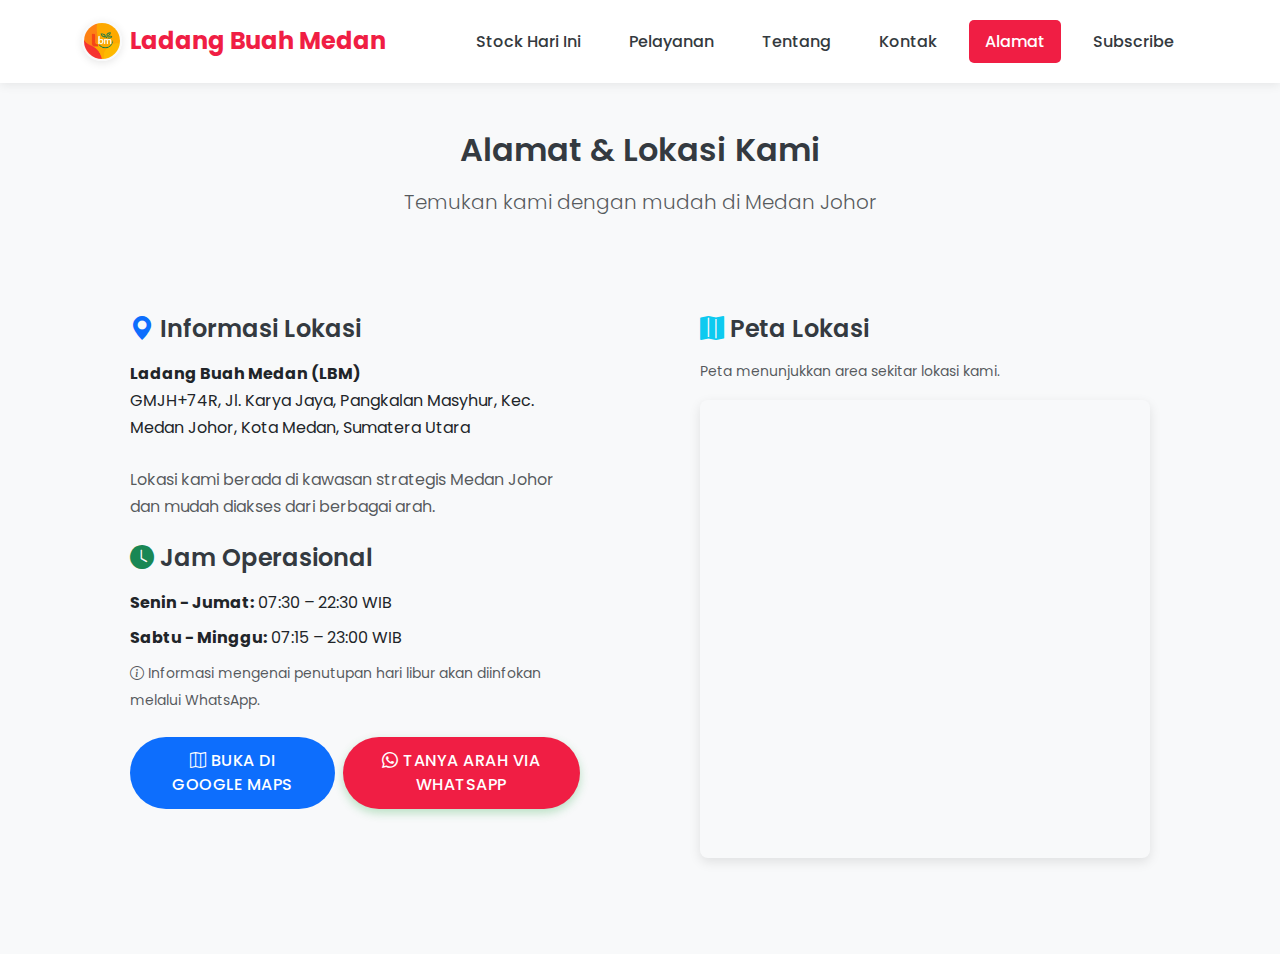
<file: alamat.html>
<!doctype html>
<html lang="id">
  <head>
    <meta charset="UTF-8" />
    <meta name="viewport" content="width=device-width, initial-scale=1.0" />
    <title>Alamat & Lokasi - Ladang Buah Medan</title>
    <link
      href="https://cdn.jsdelivr.net/npm/bootstrap@5.3.3/dist/css/bootstrap.min.css"
      rel="stylesheet"
    />
    <link
      rel="stylesheet"
      href="https://cdn.jsdelivr.net/npm/bootstrap-icons@1.10.5/font/bootstrap-icons.css"
    />
    <link href="assets/css/style.css" rel="stylesheet" />
  </head>
  <body>
    <!-- Navbar -->
    <nav class="navbar navbar-expand-lg navbar-light">
      <div class="container">
        <a class="navbar-brand" href="index.html"
          ><img
            src="assets/images/logo_lbm.jpeg"
            alt="Ladang Buah Medan Logo"
            class="navbar-logo"
          />
          Ladang Buah Medan</a
        >
        <button
          class="navbar-toggler"
          type="button"
          data-bs-toggle="collapse"
          data-bs-target="#navbarNav"
        >
          <span class="navbar-toggler-icon"></span>
        </button>
        <div class="collapse navbar-collapse" id="navbarNav">
          <ul class="navbar-nav ms-auto">
            <li class="nav-item">
              <a class="nav-link" href="index.html">Stock Hari Ini</a>
            </li>
            <li class="nav-item">
              <a class="nav-link" href="pelayanan.html">Pelayanan</a>
            </li>
            <li class="nav-item">
              <a class="nav-link" href="tentang.html">Tentang</a>
            </li>
            <li class="nav-item">
              <a class="nav-link" href="kontak.html">Kontak</a>
            </li>
            <li class="nav-item">
              <a class="nav-link active" href="alamat.html">Alamat</a>
            </li>
            <li class="nav-item">
              <a class="nav-link" href="subscribe.html">Subscribe</a>
            </li>
          </ul>
        </div>
      </div>
    </nav>

    <!-- Main Content -->
    <main class="container my-5">
      <header class="text-center mb-5">
        <h2>Alamat & Lokasi Kami</h2>
        <p class="lead text-muted">Temukan kami dengan mudah di Medan Johor</p>
      </header>

      <section class="row">
        <!-- Kolom Kiri: Informasi Alamat & Jam Operasional -->
        <div class="col-lg-6 mb-4 mb-lg-0">
          <div class="p-4 p-md-5 bg-light rounded h-100">
            <h4 class="mb-3">
              <i class="bi bi-geo-alt-fill text-primary"></i> Informasi Lokasi
            </h4>
            <p class="mb-4">
              <strong>Ladang Buah Medan (LBM)</strong><br />
              GMJH+74R, Jl. Karya Jaya, Pangkalan Masyhur, Kec. Medan Johor,
              Kota Medan, Sumatera Utara
            </p>
            <p class="text-muted">
              Lokasi kami berada di kawasan strategis Medan Johor dan mudah
              diakses dari berbagai arah.
            </p>

            <h4 class="mt-4 mb-3">
              <i class="bi bi-clock-fill text-success"></i> Jam Operasional
            </h4>
            <div class="mb-2">
              <strong>Senin - Jumat:</strong> 07:30 – 22:30 WIB
            </div>
            <div class="mb-2">
              <strong>Sabtu - Minggu:</strong> 07:15 – 23:00 WIB
            </div>
            <small class="text-muted">
              <i class="bi bi-info-circle"></i> Informasi mengenai penutupan
              hari libur akan diinfokan melalui WhatsApp.
            </small>

            <!-- Tombol Aksi -->
            <div class="d-grid gap-2 d-md-flex mt-4">
              <a
                href="https://www.google.com/maps/search/?api=1&query=Ladang+Buah+Medan+Medan+Johor"
                class="btn btn-primary"
                target="_blank"
                rel="noopener noreferrer"
              >
                <i class="bi bi-map"></i> Buka di Google Maps
              </a>
              <a
                href="https://wa.me/6283144297346?text=Halo%20Kak,%20saya%20mau%20tanya%20arah%20menuju%20lokasi%20Ladang%20Buah%20Medan%20di%20Medan%20Johor."
                class="btn btn-success"
                target="_blank"
                rel="noopener noreferrer"
              >
                <i class="bi bi-whatsapp"></i> Tanya Arah via WhatsApp
              </a>
            </div>
          </div>
        </div>

        <!-- Kolom Kanan: Peta Lokasi -->
        <div class="col-lg-6">
          <div class="p-4 p-md-5 bg-light rounded h-100">
            <h4 class="mb-3">
              <i class="bi bi-map-fill text-info"></i> Peta Lokasi
            </h4>
            <p class="text-muted small mb-3">
              Peta menunjukkan area sekitar lokasi kami.
            </p>
            <!-- --- GANTI BAGIAN INI DI DALAM KOLOM KANAN --- -->
            <div class="map-wrapper">
              <iframe
                src="https://www.google.com/maps/embed?pb=!1m18!1m12!1m3!1d248.89033394959628!2d98.677648342402!3d3.5307186443848173!2m3!1f0!2f0!3f0!3m2!1i1024!2i768!4f13.1!3m3!1m2!1s0x30313b0048de9731%3A0x6ea9278d54082cb6!2sLadang%20Buah%20Medan!5e0!3m2!1sid!2sid!4v1771306902093!5m2!1sid!2sid"
                width="600"
                height="450"
                style="border: 0"
                allowfullscreen=""
                loading="lazy"
                referrerpolicy="no-referrer-when-downgrade"
              ></iframe>
            </div>
          </div>
        </div>
      </section>
    </main>

    <script src="https://cdn.jsdelivr.net/npm/bootstrap@5.3.3/dist/js/bootstrap.bundle.min.js"></script>
  </body>
</html>
</file>
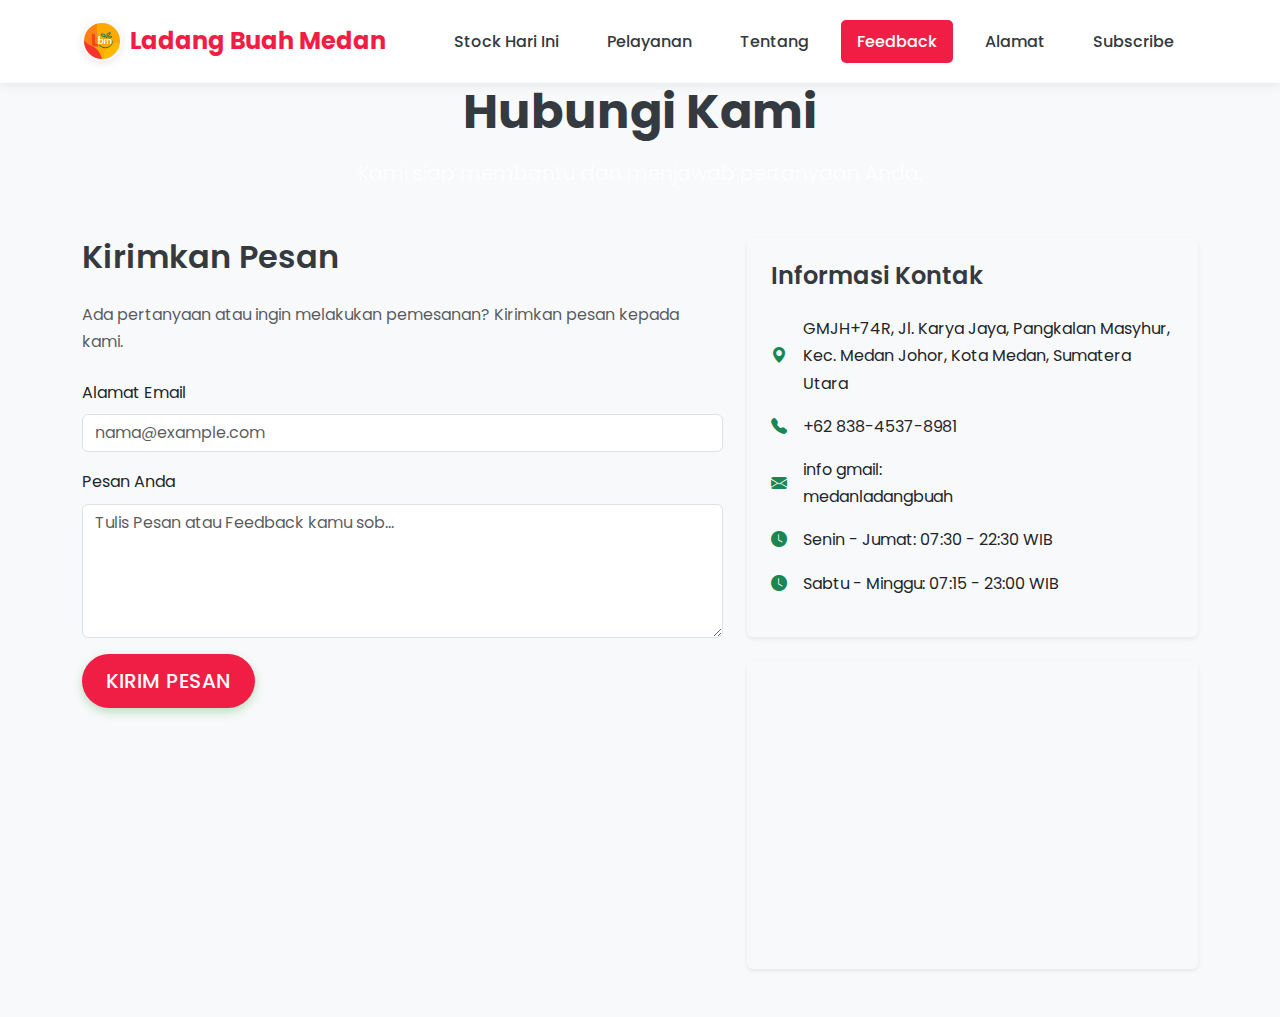
<file: feedback.html>
<!doctype html>
<html lang="id">
  <head>
    <meta charset="UTF-8" />
    <meta name="viewport" content="width=device-width, initial-scale=1.0" />
    <title>Kontak - Ladang Buah Medan</title>

    <!-- Bootstrap CSS -->
    <link
      href="https://cdn.jsdelivr.net/npm/bootstrap@5.3.3/dist/css/bootstrap.min.css"
      rel="stylesheet"
    />
    <!-- Bootstrap Icons -->
    <link
      rel="stylesheet"
      href="https://cdn.jsdelivr.net/npm/bootstrap-icons@1.10.5/font/bootstrap-icons.css"
    />
    <!-- Custom CSS -->
    <link href="assets/css/style.css" rel="stylesheet" />
  </head>
  <body>
    <!-- Navbar (Sama seperti sebelumnya) -->
    <nav class="navbar navbar-expand-lg navbar-light">
      <div class="container">
        <a class="navbar-brand" href="index.html"
          ><img
            src="assets/images/logo_lbm.jpeg"
            alt="Ladang Buah Medan Logo"
            class="navbar-logo"
          />
          Ladang Buah Medan</a
        >
        <button
          class="navbar-toggler"
          type="button"
          data-bs-toggle="collapse"
          data-bs-target="#navbarNav"
        >
          <span class="navbar-toggler-icon"></span>
        </button>
        <div class="collapse navbar-collapse" id="navbarNav">
          <ul class="navbar-nav ms-auto">
            <li class="nav-item">
              <a class="nav-link" href="index.html">Stock Hari Ini</a>
            </li>
            <li class="nav-item">
              <a class="nav-link" href="pelayanan.html">Pelayanan</a>
            </li>
            <li class="nav-item">
              <a class="nav-link" href="tentang.html">Tentang</a>
            </li>
            <li class="nav-item">
              <a class="nav-link active" href="feedback.html">Feedback</a>
            </li>
            <li class="nav-item">
              <a class="nav-link" href="alamat.html">Alamat</a>
            </li>
            <li class="nav-item">
              <a class="nav-link" href="subscribe.html">Subscribe</a>
            </li>
          </ul>
        </div>
      </div>
    </nav>

    <!-- Hero Section Kecil -->
    <section class="page-hero">
      <div class="container text-center text-white">
        <h1 class="display-5 fw-bold">Hubungi Kami</h1>
        <p class="lead">Kami siap membantu dan menjawab pertanyaan Anda.</p>
      </div>
    </section>

    <!-- Konten Utama -->
    <main class="container my-5">
      <!-- Awal dari Grid Utama -->
      <div class="row">
        <!-- Kolom Kiri: Formulir -->
        <div class="col-lg-7">
          <h2 class="mb-4">Kirimkan Pesan</h2>
          <p class="text-muted mb-4">
            Ada pertanyaan atau ingin melakukan pemesanan? Kirimkan pesan kepada
            kami.
          </p>

          <!-- Formulir Kontak -->
          <form
            id="my-form"
            action="https://formspree.io/f/xeelkbrz"
            method="POST"
            class="needs-validation"
            novalidate
          >
            <!-- Alert untuk Pesan Error (Awalnya Tersembunyi) -->
            <div
              id="form-error-alert"
              class="alert alert-danger d-none"
              role="alert"
            ></div>

            <div class="mb-3">
              <label for="email" class="form-label">Alamat Email</label>
              <input
                type="email"
                class="form-control"
                id="email"
                name="email"
                placeholder="nama@example.com"
                required
              />
              <div class="invalid-feedback">
                Masukkan alamat email yang valid.
              </div>
            </div>

            <div class="mb-3">
              <label for="message" class="form-label">Pesan Anda</label>
              <textarea
                class="form-control"
                id="message"
                name="message"
                rows="5"
                placeholder="Tulis Pesan atau Feedback kamu sob..."
                required
              ></textarea>
              <div class="invalid-feedback">Pesan tidak boleh kosong.</div>
            </div>

            <button
              type="submit"
              class="btn btn-success btn-lg"
              id="my-form-button"
            >
              <span id="button-text">Kirim Pesan</span>
              <span id="button-spinner" class="d-none">
                <span
                  class="spinner-border spinner-border-sm"
                  role="status"
                  aria-hidden="true"
                ></span>
                Mengirim...
              </span>
            </button>
          </form>
        </div>

        <!-- Kolom Kanan: Informasi Kontak & Peta -->
        <div class="col-lg-5">
          <div class="contact-info p-4 bg-light rounded shadow-sm mb-4">
            <h4 class="mb-4">Informasi Kontak</h4>
            <p class="d-flex align-items-center mb-3">
              <i class="bi bi-geo-alt-fill text-success me-3"></i>
              <span
                >GMJH+74R, Jl. Karya Jaya, Pangkalan Masyhur, Kec. Medan Johor,
                Kota Medan, Sumatera Utara</span
              >
            </p>
            <p class="d-flex align-items-center mb-3">
              <i class="bi bi-telephone-fill text-success me-3"></i>
              <span>+62 838-4537-8981</span>
            </p>
            <p class="d-flex align-items-center mb-3">
              <i class="bi bi-envelope-fill text-success me-3"></i>
              <span>info gmail:<br>medanladangbuah</span>
            </p>
            <p class="d-flex align-items-center">
              <i class="bi bi-clock-fill text-success me-3"></i>
              <span>Senin - Jumat: 07:30 - 22:30 WIB</span>
            </p>
            <p class="d-flex align-items-center">
              <i class="bi bi-clock-fill text-success me-3"></i>
              <span>Sabtu - Minggu: 07:15 - 23:00 WIB</span>
            </p>
          </div>

          <!-- Peta -->
          <div class="map-wrapper rounded shadow-sm overflow-hidden">
            <iframe
              src="https://www.google.com/maps/embed?pb=!1m18!1m12!1m3!1d248.89033394959628!2d98.677648342402!3d3.5307186443848173!2m3!1f0!2f0!3f0!3m2!1i1024!2i768!4f13.1!3m3!1m2!1s0x30313b0048de9731%3A0x6ea9278d54082cb6!2sLadang%20Buah%20Medan!5e0!3m2!1sid!2sid!4v1771306902093!5m2!1sid!2sid"
              width="100%"
              height="300"
              style="border: 0"
              allowfullscreen=""
              loading="lazy"
              class="map-iframe"
            ></iframe>
          </div>
        </div>
        <!-- Akhir dari Grid Utama -->
      </div>
    </main>

    <!-- Modal Konfirmasi -->
    <div
      class="modal fade"
      id="confirmationModal"
      tabindex="-1"
      aria-labelledby="confirmationModalLabel"
      aria-hidden="true"
    >
      <div class="modal-dialog modal-dialog-centered">
        <div class="modal-content">
          <div class="modal-body text-center p-4">
            <i class="bi bi-check-circle-fill text-success display-1"></i>
            <h4 class="mt-3">Pesan Terkirim!</h4>
            <p>
              Terima kasih telah menghubungi kami. Pesan Anda telah diterima dan
              akan kami balas sesegera mungkin.
            </p>
            <button
              type="button"
              class="btn btn-success"
              data-bs-dismiss="modal"
            >
              Tutup
            </button>
          </div>
        </div>
      </div>
    </div>

    <!-- Bootstrap JS -->
    <script src="https://cdn.jsdelivr.net/npm/bootstrap@5.3.3/dist/js/bootstrap.bundle.min.js"></script>
    <script src="assets/js/app.js"></script>
    
  </body>
</html>
</file>
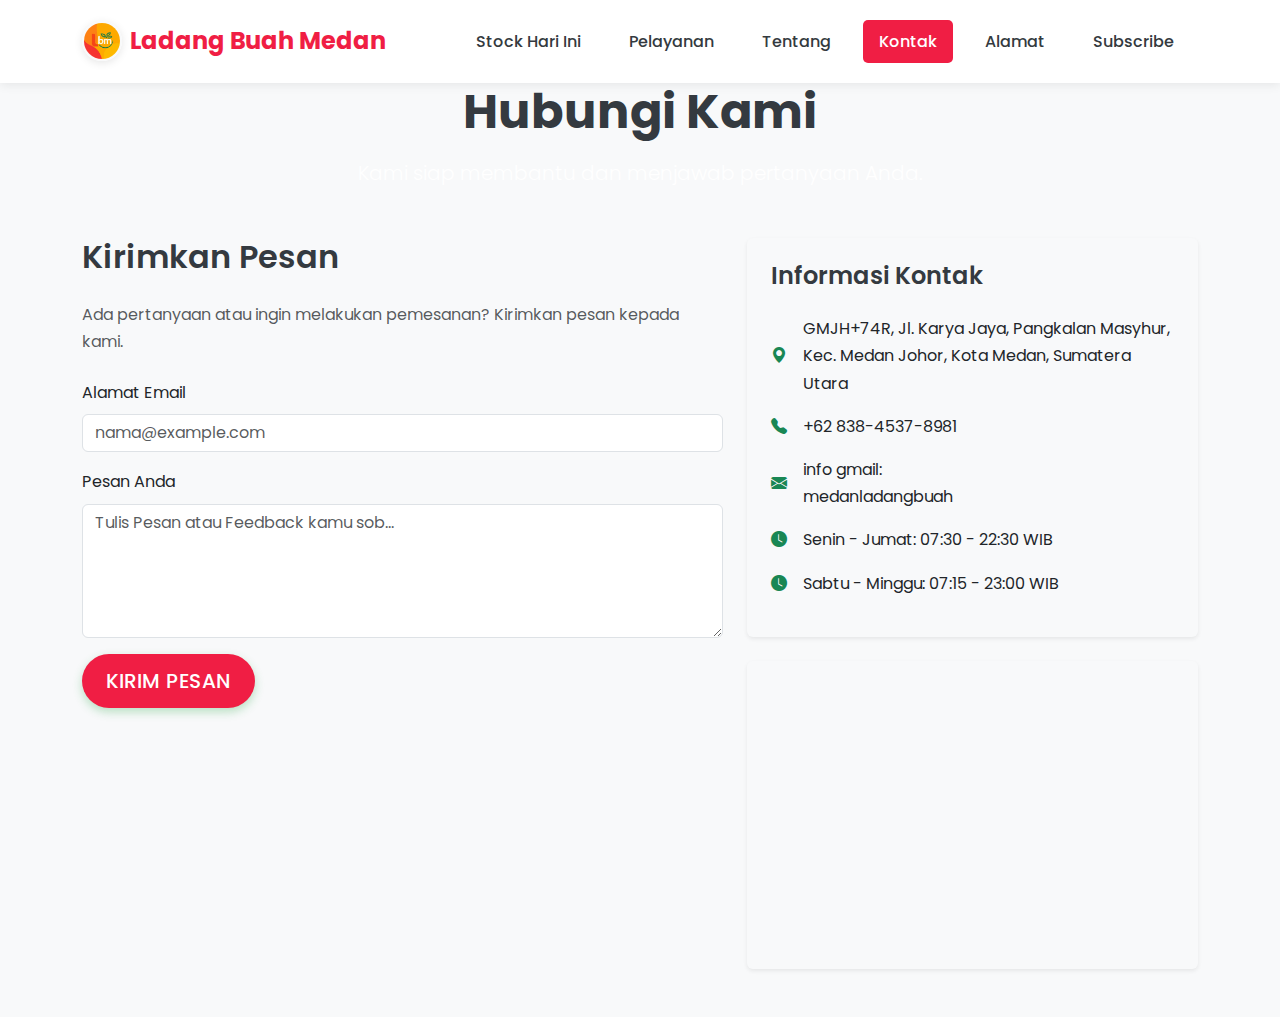
<file: kontak.html>
<!doctype html>
<html lang="id">
  <head>
    <meta charset="UTF-8" />
    <meta name="viewport" content="width=device-width, initial-scale=1.0" />
    <title>Kontak - Ladang Buah Medan</title>

    <!-- Bootstrap CSS -->
    <link
      href="https://cdn.jsdelivr.net/npm/bootstrap@5.3.3/dist/css/bootstrap.min.css"
      rel="stylesheet"
    />
    <!-- Bootstrap Icons -->
    <link
      rel="stylesheet"
      href="https://cdn.jsdelivr.net/npm/bootstrap-icons@1.10.5/font/bootstrap-icons.css"
    />
    <!-- Custom CSS -->
    <link href="assets/css/style.css" rel="stylesheet" />
  </head>
  <body>
    <!-- Navbar (Sama seperti sebelumnya) -->
    <nav class="navbar navbar-expand-lg navbar-light">
      <div class="container">
        <a class="navbar-brand" href="index.html"
          ><img
            src="assets/images/logo_lbm.jpeg"
            alt="Ladang Buah Medan Logo"
            class="navbar-logo"
          />
          Ladang Buah Medan</a
        >
        <button
          class="navbar-toggler"
          type="button"
          data-bs-toggle="collapse"
          data-bs-target="#navbarNav"
        >
          <span class="navbar-toggler-icon"></span>
        </button>
        <div class="collapse navbar-collapse" id="navbarNav">
          <ul class="navbar-nav ms-auto">
            <li class="nav-item">
              <a class="nav-link" href="index.html">Stock Hari Ini</a>
            </li>
            <li class="nav-item">
              <a class="nav-link" href="pelayanan.html">Pelayanan</a>
            </li>
            <li class="nav-item">
              <a class="nav-link" href="tentang.html">Tentang</a>
            </li>
            <li class="nav-item">
              <a class="nav-link active" href="kontak.html">Kontak</a>
            </li>
            <li class="nav-item">
              <a class="nav-link" href="alamat.html">Alamat</a>
            </li>
            <li class="nav-item">
              <a class="nav-link" href="subscribe.html">Subscribe</a>
            </li>
          </ul>
        </div>
      </div>
    </nav>

    <!-- Hero Section Kecil -->
    <section class="page-hero">
      <div class="container text-center text-white">
        <h1 class="display-5 fw-bold">Hubungi Kami</h1>
        <p class="lead">Kami siap membantu dan menjawab pertanyaan Anda.</p>
      </div>
    </section>

    <!-- Konten Utama -->
    <main class="container my-5">
      <!-- Awal dari Grid Utama -->
      <div class="row">
        <!-- Kolom Kiri: Formulir -->
        <div class="col-lg-7">
          <h2 class="mb-4">Kirimkan Pesan</h2>
          <p class="text-muted mb-4">
            Ada pertanyaan atau ingin melakukan pemesanan? Kirimkan pesan kepada
            kami.
          </p>

          <!-- Formulir Kontak -->
          <form
            id="my-form"
            action="https://formspree.io/f/xeelkbrz"
            method="POST"
            class="needs-validation"
            novalidate
          >
            <!-- Alert untuk Pesan Error (Awalnya Tersembunyi) -->
            <div
              id="form-error-alert"
              class="alert alert-danger d-none"
              role="alert"
            ></div>

            <div class="mb-3">
              <label for="email" class="form-label">Alamat Email</label>
              <input
                type="email"
                class="form-control"
                id="email"
                name="email"
                placeholder="nama@example.com"
                required
              />
              <div class="invalid-feedback">
                Masukkan alamat email yang valid.
              </div>
            </div>

            <div class="mb-3">
              <label for="message" class="form-label">Pesan Anda</label>
              <textarea
                class="form-control"
                id="message"
                name="message"
                rows="5"
                placeholder="Tulis Pesan atau Feedback kamu sob..."
                required
              ></textarea>
              <div class="invalid-feedback">Pesan tidak boleh kosong.</div>
            </div>

            <button
              type="submit"
              class="btn btn-success btn-lg"
              id="my-form-button"
            >
              <span id="button-text">Kirim Pesan</span>
              <span id="button-spinner" class="d-none">
                <span
                  class="spinner-border spinner-border-sm"
                  role="status"
                  aria-hidden="true"
                ></span>
                Mengirim...
              </span>
            </button>
          </form>
        </div>

        <!-- Kolom Kanan: Informasi Kontak & Peta -->
        <div class="col-lg-5">
          <div class="contact-info p-4 bg-light rounded shadow-sm mb-4">
            <h4 class="mb-4">Informasi Kontak</h4>
            <p class="d-flex align-items-center mb-3">
              <i class="bi bi-geo-alt-fill text-success me-3"></i>
              <span
                >GMJH+74R, Jl. Karya Jaya, Pangkalan Masyhur, Kec. Medan Johor,
                Kota Medan, Sumatera Utara</span
              >
            </p>
            <p class="d-flex align-items-center mb-3">
              <i class="bi bi-telephone-fill text-success me-3"></i>
              <span>+62 838-4537-8981</span>
            </p>
            <p class="d-flex align-items-center mb-3">
              <i class="bi bi-envelope-fill text-success me-3"></i>
              <span>info gmail:<br>medanladangbuah</span>
            </p>
            <p class="d-flex align-items-center">
              <i class="bi bi-clock-fill text-success me-3"></i>
              <span>Senin - Jumat: 07:30 - 22:30 WIB</span>
            </p>
            <p class="d-flex align-items-center">
              <i class="bi bi-clock-fill text-success me-3"></i>
              <span>Sabtu - Minggu: 07:15 - 23:00 WIB</span>
            </p>
          </div>

          <!-- Peta -->
          <div class="map-wrapper rounded shadow-sm overflow-hidden">
            <iframe
              src="https://www.google.com/maps/embed?pb=!1m18!1m12!1m3!1d248.89033394959628!2d98.677648342402!3d3.5307186443848173!2m3!1f0!2f0!3f0!3m2!1i1024!2i768!4f13.1!3m3!1m2!1s0x30313b0048de9731%3A0x6ea9278d54082cb6!2sLadang%20Buah%20Medan!5e0!3m2!1sid!2sid!4v1771306902093!5m2!1sid!2sid"
              width="100%"
              height="300"
              style="border: 0"
              allowfullscreen=""
              loading="lazy"
              class="map-iframe"
            ></iframe>
          </div>
        </div>
        <!-- Akhir dari Grid Utama -->
      </div>
    </main>

    <!-- Modal Konfirmasi -->
    <div
      class="modal fade"
      id="confirmationModal"
      tabindex="-1"
      aria-labelledby="confirmationModalLabel"
      aria-hidden="true"
    >
      <div class="modal-dialog modal-dialog-centered">
        <div class="modal-content">
          <div class="modal-body text-center p-4">
            <i class="bi bi-check-circle-fill text-success display-1"></i>
            <h4 class="mt-3">Pesan Terkirim!</h4>
            <p>
              Terima kasih telah menghubungi kami. Pesan Anda telah diterima dan
              akan kami balas sesegera mungkin.
            </p>
            <button
              type="button"
              class="btn btn-success"
              data-bs-dismiss="modal"
            >
              Tutup
            </button>
          </div>
        </div>
      </div>
    </div>

    <!-- Bootstrap JS -->
    <script src="https://cdn.jsdelivr.net/npm/bootstrap@5.3.3/dist/js/bootstrap.bundle.min.js"></script>
    <script src="assets/js/app.js"></script>
    
  </body>
</html>
</file>
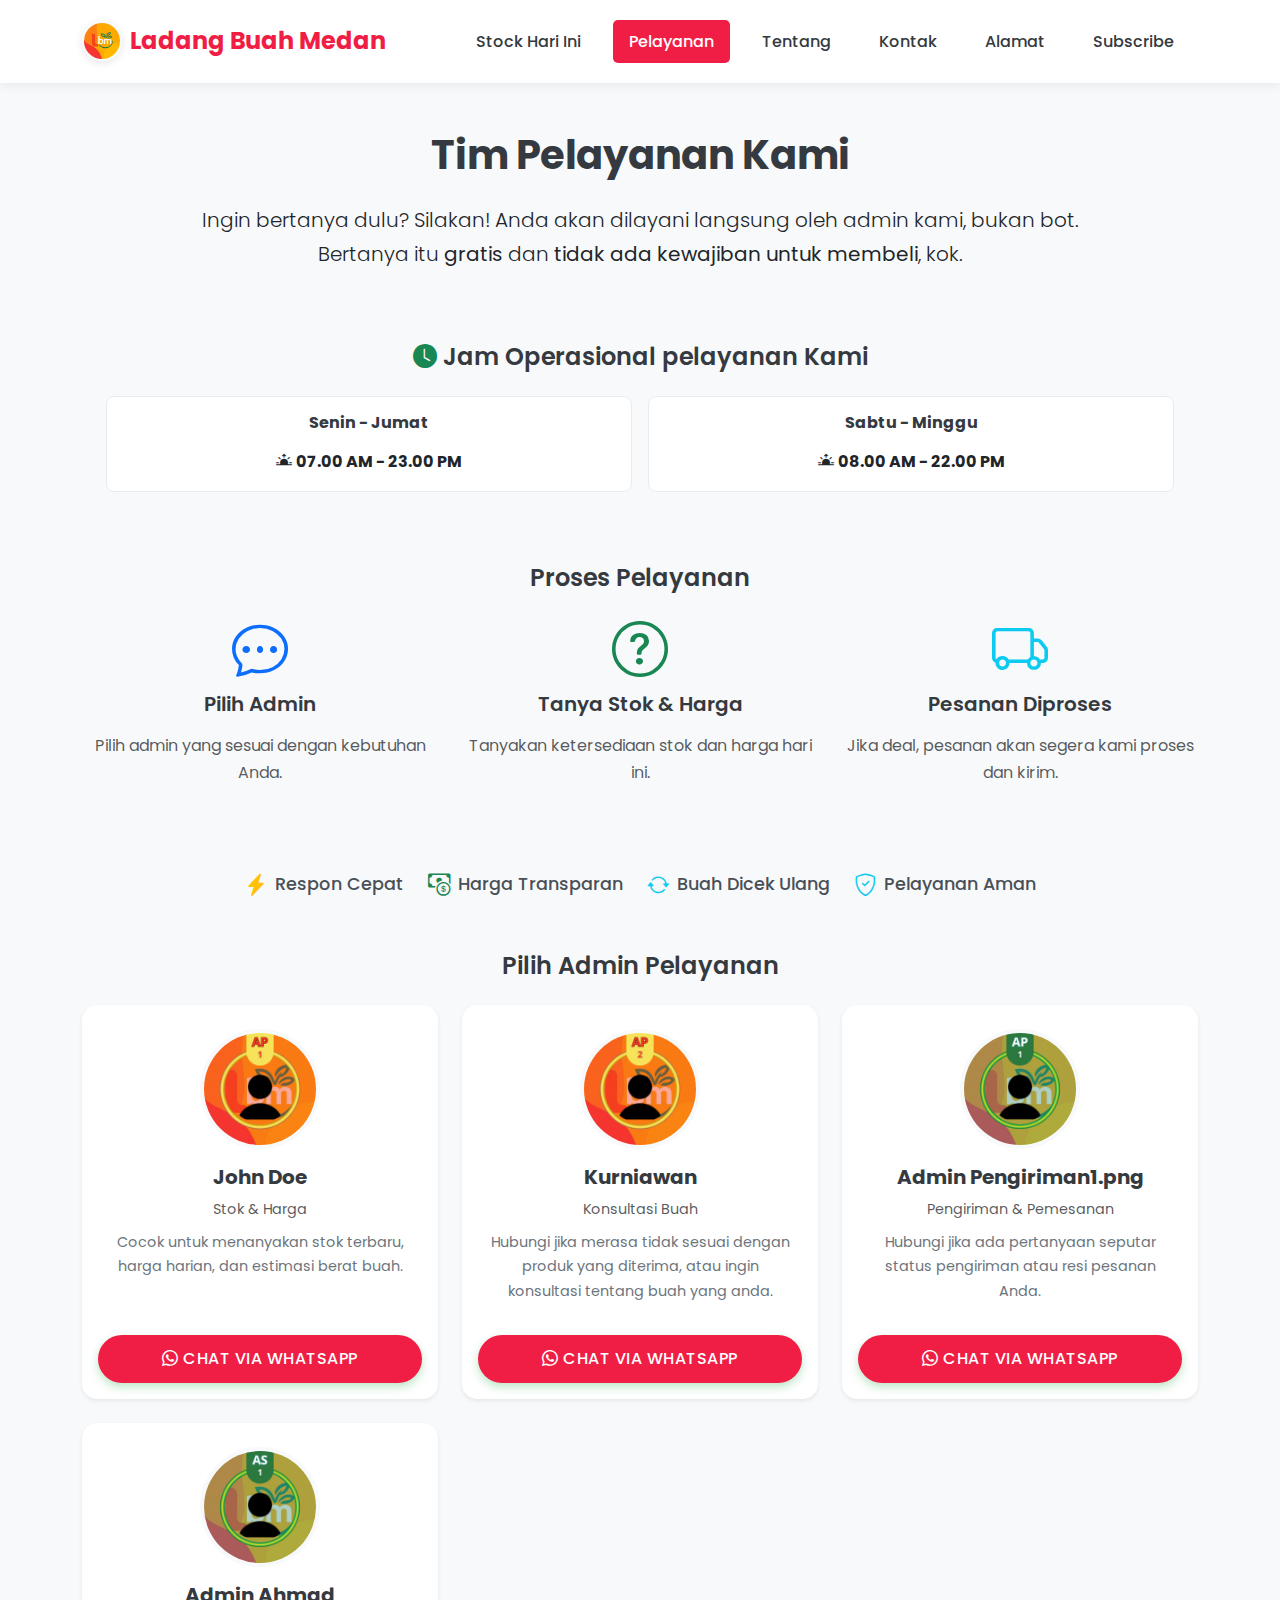
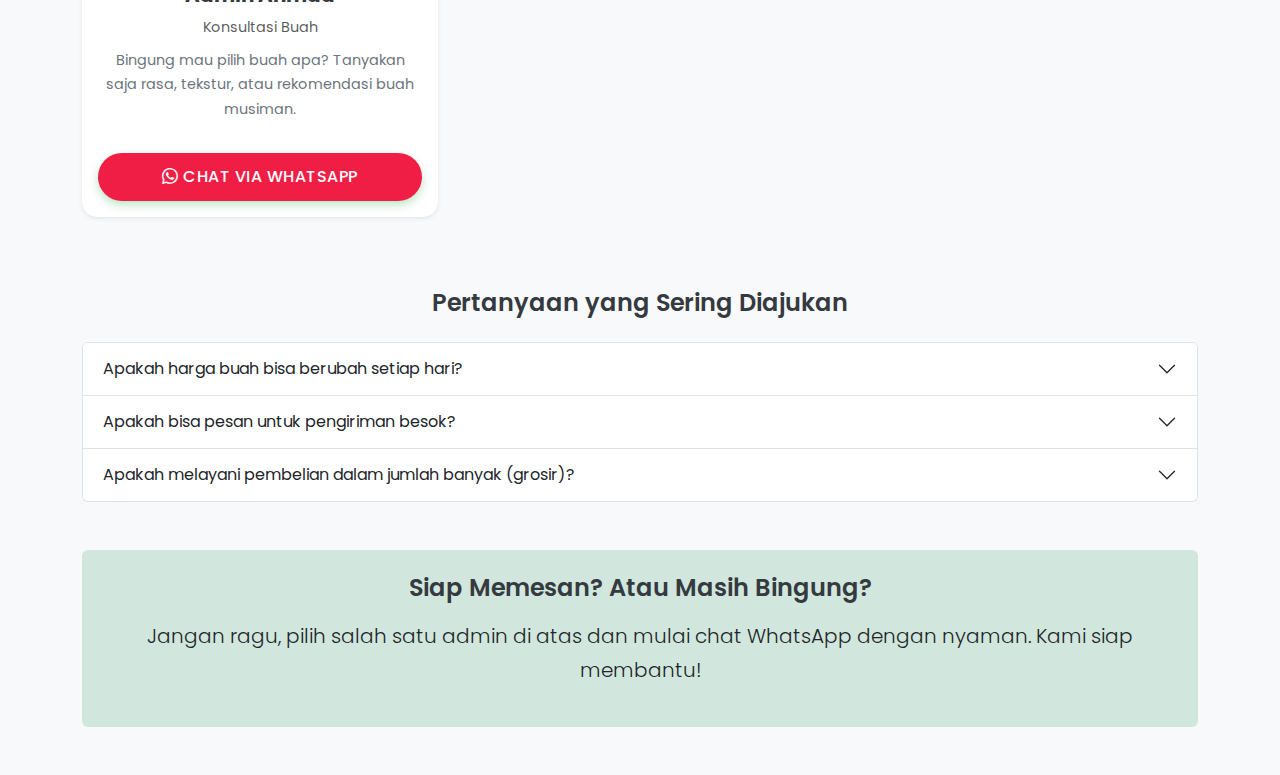
<file: pelayanan.html>
<!doctype html>
<html lang="id">
  <head>
    <meta charset="UTF-8" />
    <meta name="viewport" content="width=device-width, initial-scale=1.0" />
    <title>Pelayanan - Ladang Buah Medan</title>
    <link
      href="https://cdn.jsdelivr.net/npm/bootstrap@5.3.3/dist/css/bootstrap.min.css"
      rel="stylesheet"
    />
    <link
      rel="stylesheet"
      href="https://cdn.jsdelivr.net/npm/bootstrap-icons@1.10.5/font/bootstrap-icons.css"
    />
    <link href="assets/css/style.css" rel="stylesheet" />
  </head>
  <body>
    <!-- Navbar -->
    <nav class="navbar navbar-expand-lg navbar-light">
      <div class="container">
        <a class="navbar-brand" href="index.html"
          ><img
            src="assets/images/logo_lbm.jpeg"
            alt="Ladang Buah Medan Logo"
            class="navbar-logo"
          />
          Ladang Buah Medan</a
        >
        <button
          class="navbar-toggler"
          type="button"
          data-bs-toggle="collapse"
          data-bs-target="#navbarNav"
        >
          <span class="navbar-toggler-icon"></span>
        </button>
        <div class="collapse navbar-collapse" id="navbarNav">
          <ul class="navbar-nav ms-auto">
            <li class="nav-item">
              <a class="nav-link" href="index.html">Stock Hari Ini</a>
            </li>
            <li class="nav-item">
              <a class="nav-link active" href="pelayanan.html">Pelayanan</a>
            </li>
            <li class="nav-item">
              <a class="nav-link" href="tentang.html">Tentang</a>
            </li>
            <li class="nav-item">
              <a class="nav-link" href="kontak.html">Kontak</a>
            </li>
            <li class="nav-item">
              <a class="nav-link" href="alamat.html">Alamat</a>
            </li>
            <li class="nav-item">
              <a class="nav-link" href="subscribe.html">Subscribe</a>
            </li>
          </ul>
        </div>
      </div>
    </nav>

    <!-- Main Content -->
    <main class="container my-5">
      <!-- 1. Judul Utama -->
      <div class="text-center mb-4">
        <h1 class="fw-bold">Tim Pelayanan Kami</h1>
      </div>

      <!-- 2. Paragraf Pembuka -->
      <div class="text-center mb-5">
        <p class="lead">
          Ingin bertanya dulu? Silakan! Anda akan dilayani langsung oleh admin
          kami, bukan bot. <br />
          Bertanya itu <strong>gratis</strong> dan
          <strong>tidak ada kewajiban untuk membeli</strong>, kok.
        </p>
      </div>

      <!-- 3. Jam Operasional (Diperbarui) -->
      <section class="service-section text-center mb-5 p-4 bg-light rounded">
        <h4 class="mb-4">
          <i class="bi bi-clock-fill text-success"></i> Jam Operasional
          pelayanan Kami
        </h4>
        <div class="row justify-content-center g-3">
          <div class="col-md-6">
            <div class="schedule-card p-3 h-100">
              <h6 class="fw-bold">Senin - Jumat</h6>
              <p class="mb-0">
                <i class="bi bi-sunrise-fill"></i>
                <strong>07.00 AM - 23.00 PM</strong>
              </p>
            </div>
          </div>
          <div class="col-md-6">
            <div class="schedule-card p-3 h-100">
              <h6 class="fw-bold">Sabtu - Minggu</h6>
              <p class="mb-0">
                <i class="bi bi-sunrise-fill"></i>
                <strong>08.00 AM - 22.00 PM</strong>
              </p>
            </div>
          </div>
        </div>
      </section>

      <!-- 4. Proses Pelayanan -->
      <section class="service-section mb-5">
        <h4 class="text-center mb-4">Proses Pelayanan</h4>
        <div class="row text-center">
          <div class="col-md-4 mb-3">
            <i class="bi bi-chat-dots display-4 text-primary"></i>
            <h5 class="mt-2">Pilih Admin</h5>
            <p class="text-muted">
              Pilih admin yang sesuai dengan kebutuhan Anda.
            </p>
          </div>
          <div class="col-md-4 mb-3">
            <i class="bi bi-question-circle display-4 text-success"></i>
            <h5 class="mt-2">Tanya Stok & Harga</h5>
            <p class="text-muted">
              Tanyakan ketersediaan stok dan harga hari ini.
            </p>
          </div>
          <div class="col-md-4 mb-3">
            <i class="bi bi-truck display-4 text-info"></i>
            <h5 class="mt-2">Pesanan Diproses</h5>
            <p class="text-muted">
              Jika deal, pesanan akan segera kami proses dan kirim.
            </p>
          </div>
        </div>
      </section>

      <!-- 5. Badge Kepercayaan -->
      <section class="service-section mb-5">
        <div
          class="d-flex flex-wrap justify-content-center align-items-center gap-4"
        >
          <span class="trust-badge"
            ><i class="bi bi-lightning-charge-fill text-warning"></i> Respon
            Cepat</span
          >
          <span class="trust-badge"
            ><i class="bi bi-cash-coin text-success"></i> Harga Transparan</span
          >
          <span class="trust-badge"
            ><i class="bi bi-arrow-repeat text-info"></i> Buah Dicek Ulang</span
          >
          <span class="trust-badge"
            ><i class="bi bi-shield-check text-info"></i> Pelayanan Aman</span
          >
        </div>
      </section>

      <!-- 6. Card Admin Pelayanan -->
      <section class="service-section mb-5">
        <h4 class="text-center mb-4">Pilih Admin Pelayanan</h4>
        <div id="admin-container" class="row">
          <!-- Admin akan dimuat di sini oleh JavaScript -->
        </div>
      </section>

      <!-- 7. Mini FAQ -->
      <section class="service-section mb-5">
        <h4 class="text-center mb-4">Pertanyaan yang Sering Diajukan</h4>
        <div class="accordion" id="faqAccordion">
          <div class="accordion-item">
            <h2 class="accordion-header">
              <button
                class="accordion-button collapsed"
                type="button"
                data-bs-toggle="collapse"
                data-bs-target="#faq1"
              >
                Apakah harga buah bisa berubah setiap hari?
              </button>
            </h2>
            <div
              id="faq1"
              class="accordion-collapse collapse"
              data-bs-parent="#faqAccordion"
            >
              <div class="accordion-body">
                Ya, harga bisa berubah mengikuti harga pasar dan stok yang
                tersedia. Untuk memastikan harga terkini, silakan tanyakan
                langsung kepada admin kami.
              </div>
            </div>
          </div>
          <div class="accordion-item">
            <h2 class="accordion-header">
              <button
                class="accordion-button collapsed"
                type="button"
                data-bs-toggle="collapse"
                data-bs-target="#faq2"
              >
                Apakah bisa pesan untuk pengiriman besok?
              </button>
            </h2>
            <div
              id="faq2"
              class="accordion-collapse collapse"
              data-bs-parent="#faqAccordion"
            >
              <div class="accordion-body">
                Bisa sekali. Anda bisa melakukan pre-order atau pemesanan
                terlebih dahulu. Silakan konfirmasi ke admin untuk ketersediaan
                stok di hari esok.
              </div>
            </div>
          </div>
          <div class="accordion-item">
            <h2 class="accordion-header">
              <button
                class="accordion-button collapsed"
                type="button"
                data-bs-toggle="collapse"
                data-bs-target="#faq3"
              >
                Apakah melayani pembelian dalam jumlah banyak (grosir)?
              </button>
            </h2>
            <div
              id="faq3"
              class="accordion-collapse collapse"
              data-bs-parent="#faqAccordion"
            >
              <div class="accordion-body">
                Tentu saja! Kami melayani pembelian eceran hingga grosir. Ada
                harga khusus untuk pembelian partai besar. Silakan hubungi admin
                "Paket & Grosir" untuk info lebih lanjut.
              </div>
            </div>
          </div>
        </div>
      </section>

      <!-- 8. Penutup / CTA -->
      <section class="text-center p-4 bg-success-subtle rounded">
        <h4 class="mb-3">Siap Memesan? Atau Masih Bingung?</h4>
        <p class="lead">
          Jangan ragu, pilih salah satu admin di atas dan mulai chat WhatsApp
          dengan nyaman. Kami siap membantu!
        </p>
      </section>
    </main>

    <!-- Bootstrap JS -->
    <script src="https://cdn.jsdelivr.net/npm/bootstrap@5.3.3/dist/js/bootstrap.bundle.min.js"></script>
    <script src="assets/js/data.js"></script>
    <script src="assets/js/pelayanan.js"></script>
    
  </body>
</html>
</file>
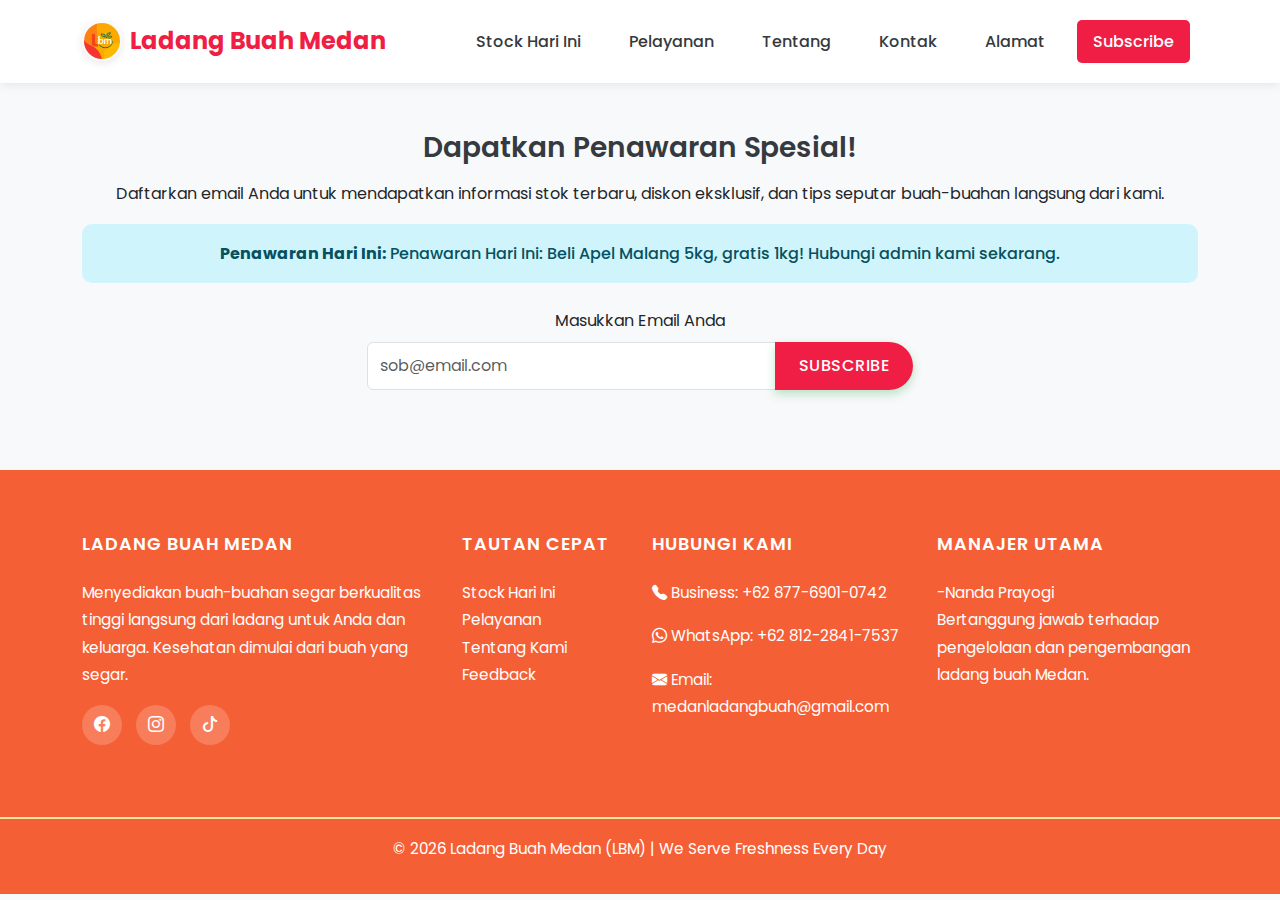
<file: subscribe.html>
<!doctype html>
<html lang="id">
  <head>
    <meta charset="UTF-8" />
    <meta name="viewport" content="width=device-width, initial-scale=1.0" />
    <title>Subscribe - Ladang Buah Medan</title>
    <link
      href="https://cdn.jsdelivr.net/npm/bootstrap@5.3.3/dist/css/bootstrap.min.css"
      rel="stylesheet"
    />
    <link
      rel="stylesheet"
      href="https://cdn.jsdelivr.net/npm/bootstrap-icons@1.10.5/font/bootstrap-icons.css"
    />
    <link href="assets/css/style.css" rel="stylesheet" />

    <!-- --- TAMBAHAN CSS UNTUK ALERT & ANIMASI --- -->
    <style>
      /* Container untuk notifikasi alert */
      .alert-container {
        position: fixed;
        top: 20px;
        right: 20px;
        z-index: 1050; /* Di atas navbar */
      }

      /* Custom Alert Box */
      .custom-alert {
        padding: 15px 20px;
        border-radius: 8px;
        color: white;
        margin-bottom: 10px;
        box-shadow: 0 4px 12px rgba(0, 0, 0, 0.15);
        display: flex;
        align-items: center;
        justify-content: space-between;
        min-width: 300px;
        animation: slideIn 0.5s ease-out;
        transition: opacity 0.3s ease-out;
      }

      /* Animasi masuk dari kanan */
      @keyframes slideIn {
        from {
          transform: translateX(100%);
          opacity: 0;
        }
        to {
          transform: translateX(0);
          opacity: 1;
        }
      }

      /* Warna untuk alert sukses */
      .custom-alert.success {
        background-color: #28a745; /* Hijau Bootstrap */
      }

      /* Warna untuk alert error */
      .custom-alert.error {
        background-color: #dc3545; /* Merah Bootstrap */
      }

      /* Tombol close pada alert */
      .alert-close-btn {
        background: none;
        border: none;
        color: white;
        font-size: 1.2em;
        cursor: pointer;
        margin-left: 15px;
      }
    </style>
  </head>
  <body>
    <!-- Navbar -->
    <nav class="navbar navbar-expand-lg navbar-light sticky-top">
      <div class="container">
        <a class="navbar-brand" href="index.html">
          <img
            src="assets/images/logo_lbm.jpeg"
            alt="Ladang Buah Medan Logo"
            class="navbar-logo"
          />
          Ladang Buah Medan
        </a>
        <button
          class="navbar-toggler"
          type="button"
          data-bs-toggle="collapse"
          data-bs-target="#navbarNav"
          aria-controls="navbarNav"
          aria-expanded="false"
          aria-label="Toggle navigation"
        >
          <span class="hamburger-line"></span>
          <span class="hamburger-line"></span>
          <span class="hamburger-line"></span>
        </button>
        <div class="collapse navbar-collapse" id="navbarNav">
          <ul class="navbar-nav ms-auto">
            <li class="nav-item">
              <a class="nav-link" href="index.html">Stock Hari Ini</a>
            </li>
            <li class="nav-item">
              <a class="nav-link" href="pelayanan.html">Pelayanan</a>
            </li>
            <li class="nav-item">
              <a class="nav-link" href="tentang.html">Tentang</a>
            </li>
            <li class="nav-item">
              <a class="nav-link" href="kontak.html">Kontak</a>
            </li>
            <li class="nav-item">
              <a class="nav-link" href="alamat.html">Alamat</a>
            </li>
            <li class="nav-item">
              <a class="nav-link active" href="subscribe.html">Subscribe</a>
            </li>
          </ul>
        </div>
      </div>
    </nav>

    <!-- Main Content -->
    <main class="container my-5 text-center">
      <div id="subscribe-info">
        <h2>Ikuti Update Stok Harian Kami!</h2>
        <p>Dapatkan info promo dan buah segar langsung di inbox Anda.</p>
      </div>

      <!-- --- FORM YANG SUDAH DIPERBAIKI UNTUK INTERAKTIF --- -->
      <!-- action dan method dihapus, akan ditangani JavaScript -->
      <form id="subscribe-form" class="row justify-content-center mt-4">
        <div class="col-md-6">
          <label for="email-subscribe" class="form-label"
            >Masukkan Email Anda</label
          >
          <div class="input-group">
            <input
              type="email"
              name="email"
              class="form-control"
              id="email-subscribe"
              placeholder="sob@email.com"
              required
            />
            <button class="btn btn-success" type="submit" id="subscribe-button">
              <span id="button-text">Subscribe</span>
              <span
                id="button-spinner"
                class="spinner-border spinner-border-sm d-none"
                role="status"
                aria-hidden="true"
              ></span>
            </button>
          </div>
        </div>
      </form>
    </main>

    <!-- Footer -->
    <footer class="new-footer">
      <!-- ... (Footer Anda tetap sama) ... -->
      <div class="container">
        <div class="row">
          <div class="col-lg-4 col-md-6 mb-4">
            <h5 class="text-uppercase">Ladang Buah Medan</h5>
            <p>
              Menyediakan buah-buahan segar berkualitas tinggi langsung dari
              ladang untuk Anda dan keluarga. Kesehatan dimulai dari buah yang
              segar.
            </p>
            <div class="social-links mt-3">
              <a href="#" class="social-link facebook"
                ><i class="bi bi-facebook"></i
              ></a>
              <a
                href="https://www.instagram.com/ladangbuah.medan/"
                class="social-link instagram"
                ><i class="bi bi-instagram"></i
              ></a>
              <a
                href="https://www.tiktok.com/@ladangbuahmedan.id"
                class="social-link tiktok"
                ><i class="bi bi-tiktok"></i
              ></a>
            </div>
          </div>
          <div class="col-lg-2 col-md-6 mb-4">
            <h5 class="text-uppercase">Tautan Cepat</h5>
            <ul class="list-unstyled">
              <li><a href="index.html">Stock Hari Ini</a></li>
              <li><a href="pelayanan.html">Pelayanan</a></li>
              <li><a href="tentang.html">Tentang Kami</a></li>
              <li><a href="feedback.html">Feedback</a></li>
            </ul>
          </div>
          <div class="col-lg-3 col-md-6 mb-4">
            <h5 class="text-uppercase">Hubungi Kami</h5>
            <p>
              <i class="bi bi-telephone-fill"></i> Business: +62 877-6901-0742
            </p>
            <p><i class="bi bi-whatsapp"></i> WhatsApp: +62 812-2841-7537</p>
            <p>
              <i class="bi bi-envelope-fill"></i> Email:
              medanladangbuah@gmail.com
            </p>
          </div>
          <div class="col-lg-3 col-md-6 mb-4">
            <h5 class="text-uppercase">Manajer Utama</h5>
            <p class="mb-1">
              -Nanda Prayogi <br />Bertanggung jawab terhadap pengelolaan dan
              pengembangan ladang buah Medan.
            </p>
          </div>
        </div>
      </div>
      <div class="footer-copyright text-center py-3">
        <p class="mb-0">
          &copy; 2026 Ladang Buah Medan (LBM) | We Serve Freshness Every Day
        </p>
      </div>
    </footer>

    <!-- --- TEMPAT UNTUK MENAMPILKAN ALERT --- -->
    <div id="alert-container" class="alert-container"></div>

    <script src="https://cdn.jsdelivr.net/npm/bootstrap@5.3.3/dist/js/bootstrap.bundle.min.js"></script>
    <script src="assets/js/data.js"></script>
    <script src="assets/js/app.js"></script>

    <!-- --- JAVASCRIPT BARU UNTUK INTERAKSI --- -->
    <script>
      document.addEventListener("DOMContentLoaded", function () {
        // GANTI 'LINK_FORMSPREE_ANDA' dengan URL Anda
        const FORMSPREE_URL = "https://formspree.io/f/mjgakzpa";

        const form = document.getElementById("subscribe-form");
        const alertContainer = document.getElementById("alert-container");
        const submitButton = document.getElementById("subscribe-button");
        const buttonText = document.getElementById("button-text");
        const buttonSpinner = document.getElementById("button-spinner");

        form.addEventListener("submit", async function (e) {
          e.preventDefault();

          setLoadingState(true);
          const formData = new FormData(form);

          try {
            const response = await fetch(FORMSPREE_URL, {
              method: "POST",
              body: formData,
              headers: {
                Accept: "application/json",
              },
            });

            if (response.ok) {
              // --- PESAN SUKSES YANG DIPERBARUI ---
              showAlert(
                "Terima kasih! Kami telah mengirimkan email verifikasi . Silakan periksa inbox Anda.",
                "success",
              );
              form.reset();
            } else {
              showAlert("Oops! Terjadi kesalahan. Silakan coba lagi.", "error");
            }
          } catch (error) {
            showAlert(
              "Oops! Tidak dapat terhubung. Silakan coba lagi.",
              "error",
            );
          } finally {
            setLoadingState(false);
          }
        });

        function showAlert(message, type) {
          const alertElement = document.createElement("div");
          alertElement.className = `custom-alert ${type}`;
          alertElement.innerHTML = `
            <span>${message}</span>
            <button class="alert-close-btn">&times;</button>
          `;

          alertContainer.appendChild(alertElement);
          const removeAlert = () => {
            alertElement.style.opacity = "0";
            setTimeout(() => alertElement.remove(), 300);
          };
          alertElement
            .querySelector(".alert-close-btn")
            .addEventListener("click", removeAlert);
          setTimeout(removeAlert, 5000);
        }

        function setLoadingState(isLoading) {
          if (isLoading) {
            submitButton.disabled = true;
            buttonText.classList.add("d-none");
            buttonSpinner.classList.remove("d-none");
          } else {
            submitButton.disabled = false;
            buttonText.classList.remove("d-none");
            buttonSpinner.classList.add("d-none");
          }
        }
      });
    </script>
  </body>
</html>
</file>
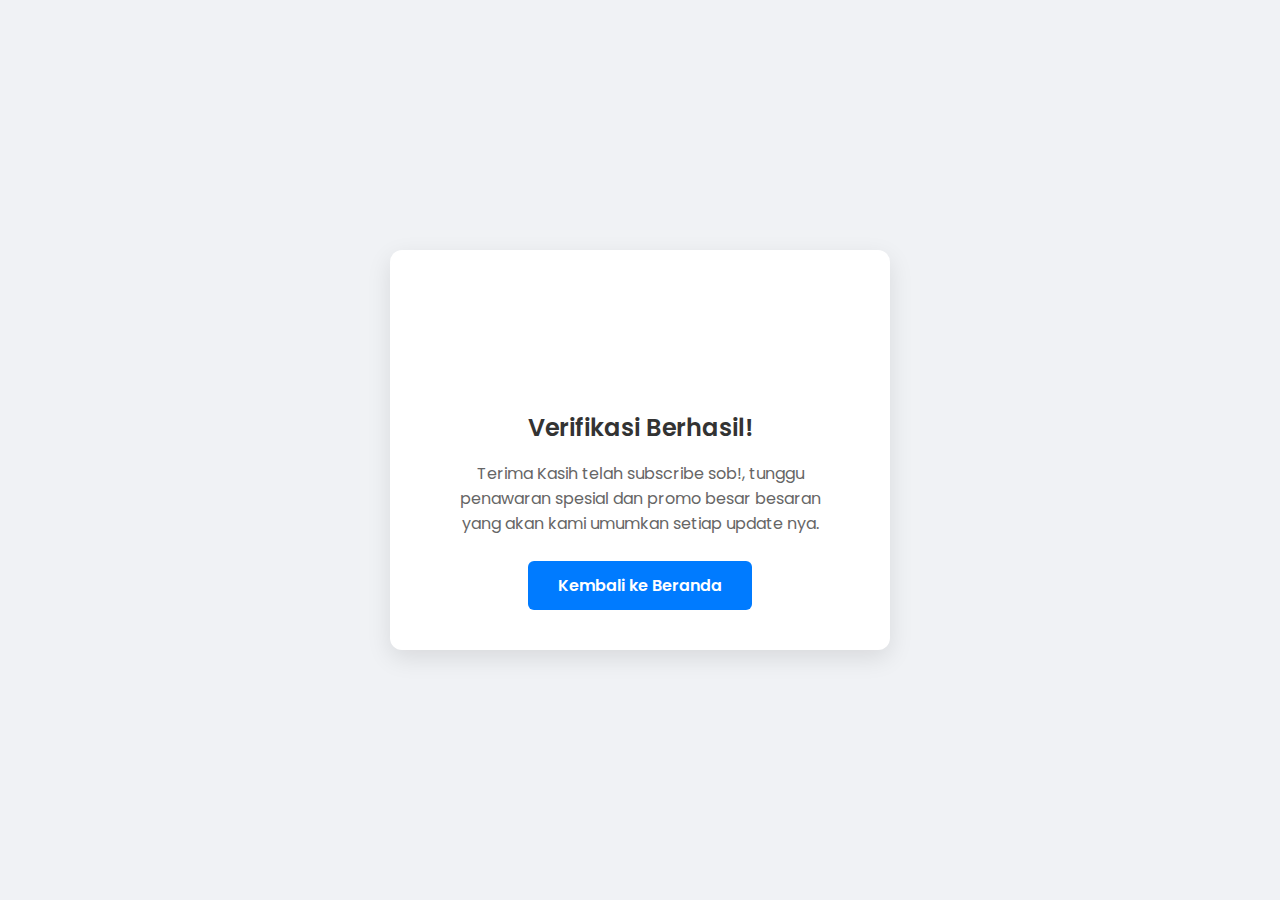
<file: verify.html>
<!doctype html>
<html lang="id">
  <head>
    <meta charset="UTF-8" />
    <meta name="viewport" content="width=device-width, initial-scale=1.0" />
    <title>Verifikasi Berhasil</title>

    <!-- Menghubungkan ke Google Fonts untuk tampilan yang lebih profesional -->
    <link
      href="https://fonts.googleapis.com/css2?family=Poppins:wght@400;600&display=swap"
      rel="stylesheet"
    />

    <style>
      /* --- Reset & Gaya Dasar --- */
      body,
      html {
        height: 100%;
        margin: 0;
        padding: 0;
        background-color: #f0f2f5; /* Warna background lembut */
        font-family:
          "Poppins", sans-serif; /* Font profesional dari Google Fonts */
        display: flex;
        justify-content: center;
        align-items: center;
      }

      /* --- Container Utama --- */
      .verification-container {
        text-align: center;
        background-color: #ffffff;
        padding: 40px 50px;
        border-radius: 12px;
        box-shadow: 0 8px 25px rgba(0, 0, 0, 0.1); /* Bayangan lembut untuk efek depth */
        max-width: 400px;
        width: 90%;
      }

      /* --- SVG Animasi Ceklis --- */
      .checkmark {
        width: 100px;
        height: 100px;
        margin: 0 auto 20px auto; /* Posisikan di tengah dan beri jarak ke bawah */
        display: block;
      }

      .checkmark__circle {
        stroke: #4caf50; /* Warna hijau untuk lingkaran */
        stroke-width: 2;
        fill: none; /* Jangan diisi warna */
        stroke-dasharray: 166;
        stroke-dashoffset: 166;
        stroke-linecap: round;
        animation: stroke 0.6s cubic-bezier(0.65, 0, 0.45, 1) forwards;
      }

      .checkmark__check {
        transform-origin: 50% 50%;
        stroke: #4caf50; /* Warna hijau untuk ceklis */
        stroke-width: 3;
        stroke-dasharray: 48;
        stroke-dashoffset: 48;
        stroke-linecap: round;
        stroke-linejoin: round;
        animation: stroke 0.3s cubic-bezier(0.65, 0, 0.45, 1) 0.8s forwards;
      }

      /* --- Animasi CSS --- */
      @keyframes stroke {
        100% {
          stroke-dashoffset: 0;
        }
      }

      /* --- Gaya Teks --- */
      .verification-container h2 {
        color: #333;
        font-size: 24px;
        font-weight: 600;
        margin: 10px 0;
      }

      .verification-container p {
        color: #666;
        font-size: 16px;
        margin-bottom: 25px;
      }

      /* --- Gaya Tombol --- */
      .verification-container a {
        display: inline-block;
        background-color: #007bff;
        color: #ffffff;
        padding: 12px 30px;
        text-decoration: none;
        border-radius: 6px;
        font-weight: 600;
        transition: background-color 0.3s ease;
      }

      .verification-container a:hover {
        background-color: #0056b3; /* Warna lebih gelap saat hover */
      }
    </style>
  </head>
  <body>
    <div class="verification-container">
      <!-- SVG untuk animasi ceklis -->
      <svg
        class="checkmark"
        xmlns="http://www.w3.org/2000/svg"
        viewBox="0 0 52 52"
      >
        <circle class="checkmark__circle" cx="26" cy="26" r="25" fill="none" />
        <path
          class="checkmark__check"
          fill="none"
          d="M14.1 27.2l7.1 7.2 16.7-16.8"
        />
      </svg>

      <h2>Verifikasi Berhasil!</h2>
      <p>Terima Kasih telah subscribe sob!, tunggu penawaran spesial dan promo besar besaran yang akan kami umumkan setiap update nya.
      </p>

      <!-- Tombol untuk mengarahkan user ke halaman lain -->
      <a href="index.html">Kembali ke Beranda</a>
    </div>

    <script>
      // JavaScript untuk memastikan halaman siap sepenuhnya
      // Meskipun animasi CSS sudah berjalan otomatis, ini adalah praktik yang baik
      // untuk memastikan tidak ada resource yang memblokir render.
      window.addEventListener("load", () => {
        console.log("Halaman verifikasi dan animasi telah dimuat sepenuhnya.");
        // Di sini Anda bisa menambahkan logika lain jika diperlukan,
        // misalnya menghitung waktu mundur sebelum redirect otomatis.
      });
    </script>
  </body>
</html>
</file>
<file: assets/css/style.css>
@import url("https://fonts.googleapis.com/css2?family=Poppins:wght@300;400;500;600;700&display=swap");

/* ==========================================================================
   1. CSS Variables
   ========================================================================== */
:root {
  --primary-color: #f01e44;
  --secondary-color: #343a40;
  --accent-color: #ffc107;
  --light-color: #f8f9fa;
  --dark-color: #212529;
  --body-font: "Poppins", sans-serif;
  --heading-font: "Poppins", sans-serif;
  --transition-default: all 0.3s ease-in-out;
  --box-shadow: 0 4px 15px rgba(0, 0, 0, 0.1);
  --box-shadow-hover: 0 8px 25px rgba(0, 0, 0, 0.15);

  /* Social Media Colors */
  --facebook-color: #1877f2;
  --instagram-color: linear-gradient(
    45deg,
    #f09433 0%,
    #e6683c 25%,
    #dc2743 50%,
    #cc2366 75%,
    #bc1888 100%
  );
  --tiktok-color: #000000;
  --tiktok-accent: #25f4ee;
  --tiktok-pink: #fe2c55;
}

/* ==========================================================================
   2. Global Styles & Resets
   ========================================================================== */
* {
  margin: 0;
  padding: 0;
  box-sizing: border-box;
}

html {
  scroll-behavior: smooth;
}

body {
  font-family: poppins, sans-serif;
  font-size: 16px;
  font-weight: 400;
  line-height: 1.7;
  color: var(--dark-color);
  background-color: var(--light-color);
  overflow-x: hidden;
}

h1,
h2,
h3,
h4,
h5,
h6 {
  font-family: var(--heading-font);
  font-weight: 600;
  margin-bottom: 1rem;
  color: var(--secondary-color);
}

a {
  color: var(--primary-color);
  text-decoration: none;
  transition: var(--transition-default);
}

a:hover {
  color: var(--secondary-color);
  text-decoration: underline;
}

img {
  max-width: 100%;
  height: auto;
}

ul {
  list-style: none;
  padding: 0;
}
/* ==========================================================================
   3. Navbar
   ========================================================================== */
.navbar {
  background-color: #ffffff !important;
  box-shadow: 0 2px 10px rgba(0, 0, 0, 0.08);
  padding: 1rem 0;
  transition: var(--transition-default);
}

/* --- Tambahkan kode ini di bawah style .navbar --- */
.navbar-logo {
  width: 40px; /* Ukuran logo di desktop */
  height: 40px; /* Membuatnya persegi agar bisa dibulatkan */
  border-radius: 50%; /* Membuat bentuk bulat sempurna */
  object-fit: cover; /* Memastikan gambar memenuhi area bulat tanpa terdistorsi */
  vertical-align: middle; /* Menyelaraskan logo dengan teks di sampingnya */
  margin-right: 10px; /* Memberi jarak antara logo dan teks */
  border: 2px solid #f8f9fa; /* Border tipis untuk kesan rapi */
  box-shadow: 0 2px 8px rgba(0, 0, 0, 0.1); /* Bayangan halus untuk efek kedalaman */
  transition: var(--transition-default);
}

/* Efek hover pada logo */
.navbar-logo:hover {
  transform: scale(1.05);
  box-shadow: 0 4px 12px rgba(0, 0, 0, 0.15);
}
/* --- Akhir kode tambahan --- */

.navbar-brand {
  display: flex;
  align-items: center;
  font-weight: 700;
  font-size: 1.5rem;
  color: var(--primary-color) !important;
}

.navbar-brand img {
  margin-right: 0.5rem;
}

.navbar-nav .nav-link {
  font-weight: 500;
  color: var(--secondary-color) !important;
  margin: 0 0.5rem;
  padding: 0.5rem 1rem !important;
  border-radius: 5px;
  position: relative;
  transition: var(--transition-default);
}

.navbar-nav .nav-link:hover {
  color: var(--primary-color) !important;
  background-color: rgba(40, 167, 69, 0.1);
}

.navbar-nav .nav-link.active {
  color: #ffffff !important;
  background-color: var(--primary-color);
}

/* Custom Hamburger Menu */
.navbar-toggler {
  border: none;
  padding: 0;
  width: 30px;
  height: 30px;
  position: relative;
  cursor: pointer;
}

.hamburger-line {
  display: block;
  width: 100%;
  height: 3px;
  background-color: var(--secondary-color);
  margin: 5px 0;
  transition: var(--transition-default);
  transform-origin: center;
}

/* Animation for Hamburger to X */
.navbar-toggler:not(.collapsed) .hamburger-line:nth-child(1) {
  transform: rotate(45deg) translate(6px, 6px);
}

.navbar-toggler:not(.collapsed) .hamburger-line:nth-child(2) {
  opacity: 0;
}

.navbar-toggler:not(.collapsed) .hamburger-line:nth-child(3) {
  transform: rotate(-45deg) translate(7px, -7px);
}

.navbar-toggler:focus {
  box-shadow: none;
}

/* ==========================================================================
   4. Hero Section
   ========================================================================== */
.hero-section {
  /* Ganti 'hero-landscape.jpg' dengan nama file gambar Anda */
  background:
    linear-gradient(rgba(242, 242, 242, 0.5), rgba(0, 0, 0, 0.5)),
    url("../images/hero-landscape1.jpeg");

  /* --- Properti Responsif Gambar --- */
  background-size: cover; /* Ini kuncinya! Gambar akan menutupi seluruh area. */
  background-position: center; /* Fokus gambar di tengah, agar yang penting tidak terpotong. */
  background-repeat: no-repeat; /* Cegah gambar diulang. */
  background-attachment: fixed; /* Efek parallax (opsional, bisa dihapus jika ingin gambar ikut scroll). */

  color: white;
  padding: 120px 0; /* Padding atas/bawah untuk memberi ruang pada teks */
  text-align: center;
  position: relative;

  /* --- Menjaga Tinggi Minimum --- */
  min-height: 80vh; /* Hero section setidaknya setinggi 80% dari tinggi layar */
  display: flex; /* Menggunakan Flexbox untuk menyelaraskan konten */
  align-items: center; /* Menyelaraskan konten secara vertikal ke tengah */
}

.hero-section .container {
  position: relative;
  z-index: 2;
}

.hero-section h1 {
  font-weight: 700;
  text-shadow: 2px 2px 8px rgba(0, 0, 0, 0.7);
  animation: fadeInDown 1s ease-out;
  color: #fff;
}

.hero-section p {
  font-size: 1.25rem;
  text-shadow: 1px 1px 4px rgba(0, 0, 0, 0.7);
  animation: fadeInUp 1s ease-out 0.5s;
  animation-fill-mode: both;
}

/* ==========================================================================
   5. Buttons
   ========================================================================== */
.btn {
  font-weight: 500;
  padding: 0.75rem 1.5rem;
  border-radius: 50px;
  transition: var(--transition-default);
  text-transform: uppercase;
  letter-spacing: 0.5px;
  border: none;
  cursor: pointer;
}

.btn-success {
  background-color: var(--primary-color);
  box-shadow: 0 4px 10px rgba(40, 167, 69, 0.3);
}

.btn-success:hover {
  background-color: #218838;
  transform: translateY(-2px);
  box-shadow: 0 6px 15px rgba(40, 167, 69, 0.4);
  text-decoration: none;
  color: #fff;
}

/* ==========================================================================
   6. Product Cards
   ========================================================================== */
#product-container {
  margin-top: 2rem;
}

.card {
  border: none;
  border-radius: 15px;
  overflow: hidden;
  box-shadow: var(--box-shadow);
  transition: var(--transition-default);
  background: #fff;
  height: 100%;
}

.card:hover {
  transform: translateY(-10px);
  box-shadow: var(--box-shadow-hover);
}

.card-img-top {
  height: 200px;
  object-fit: cover;
  transition: var(--transition-default);
}

.card:hover .card-img-top {
  transform: scale(1.1);
}

.card-body {
  padding: 1.5rem;
}

.card-title {
  font-weight: 600;
  font-size: 1.25rem;
  color: var(--secondary-color);
}

.card-text {
  color: #6c757d;
  font-size: 0.9rem;
}

/* ==========================================================================
   7. Search Input
   ========================================================================== */
#search-input {
  border-radius: 50px;
  border: 2px solid #e9ecef;
  padding: 0.75rem 1.5rem;
  transition: var(--transition-default);
}

#search-input:focus {
  border-color: var(--primary-color);
  box-shadow: 0 0 0 0.2rem rgba(40, 167, 69, 0.25);
}

/* ==========================================================================
   8. New Footer
   ========================================================================== */
.new-footer {
  background-color: #f45023e9;
  color: #adb5bd;
  padding: 4rem 0 1rem;
  margin-top: 5rem;
}

.new-footer h5 {
  color: #ffffff;
  font-weight: 600;
  margin-bottom: 1.5rem;
  font-size: 1.1rem;
  text-transform: uppercase;
  letter-spacing: 1px;
}

.new-footer p,
.new-footer ul li a {
  color: #ffffff;
  font-size: 0.95rem;
  line-height: 1.8;
}

.new-footer ul li a:hover {
  color: var(--primary-color);
  text-decoration: none;
  padding-left: 5px;
}

.new-footer .social-links a {
  display: inline-block;
  width: 40px;
  height: 40px;
  line-height: 40px;
  text-align: center;
  background-color: rgba(255, 255, 255, 0.189);
  border-radius: 50%;
  margin-right: 10px;
  color: #ffffff;
  transition: var(--transition-default);
}

.new-footer .social-links a:hover {
  background-color: var(--primary-color);
  transform: translateY(-3px);
  text-decoration: none;
}

/* Social Media Icon Specific Colors */
.new-footer .social-link.facebook:hover {
  background-color: var(--facebook-color);
}
.new-footer .social-link.instagram:hover {
  background: var(--instagram-color);
}
.new-footer .social-link.tiktok:hover {
  background-color: var(--tiktok-color);
}
.new-footer .social-link.tiktok:hover i {
  color: var(--tiktok-accent);
  text-shadow: 0 0 5px var(--tiktok-pink);
}

.footer-copyright {
  border-top: 2.5px solid #f7e8a1;
  margin-top: 3rem;
  padding-top: 1.5rem;
  color: #6c757d;
}

/* ==========================================================================
   9. Subscribe Page
   ========================================================================== */
#subscribe-info h3 {
  color: var(--secondary-color);
  font-weight: 600;
  margin-bottom: 1rem;
}

#subscribe-info .alert {
  border-radius: 10px;
  border: none;
  font-weight: 500;
}

/* ==========================================================================
   10. Animations
   ========================================================================== */
@keyframes fadeInDown {
  from {
    opacity: 0;
    transform: translateY(-30px);
  }
  to {
    opacity: 1;
    transform: translateY(0);
  }
}

@keyframes fadeInUp {
  from {
    opacity: 0;
    transform: translateY(30px);
  }
  to {
    opacity: 1;
    transform: translateY(0);
  }
}

/* ==========================================================================
   11. Responsive Design
   ========================================================================== */
@media (max-width: 991.98px) {
  .navbar-nav {
    text-align: center;
    padding-top: 1rem;
  }
  .navbar-nav .nav-link {
    margin: 0.25rem 0;
  }
  .hero-section {
    padding: 80px 0;
  }
  .new-footer {
    padding: 3rem 0 1rem;
  }
}

@media (max-width: 767.98px) {
  .hero-section h1 {
    font-size: 2.5rem;
  }
  .hero-section p {
    font-size: 1.1rem;
  }
  .new-footer .col-lg-4,
  .new-footer .col-lg-3,
  .new-footer .col-lg-2 {
    margin-bottom: 2rem;
  }
}

@media (max-width: 575.98px) {
  .hero-section {
    padding: 60px 0;
  }
  .hero-section h1 {
    font-size: 2rem;
  }
  .display-4 {
    font-size: 2.5rem;
  }
  .card {
    margin-bottom: 1.5rem;
  }
}

@media (max-width: 767.98px) {
  .navbar-logo {
    width: 38px;
    height: 38px;
    margin-right: 10px;
  }

  .hero-section h1 {
    font-size: 2.5rem;
  }
  .hero-section p {
    font-size: 1.1rem;
  }
  .new-footer .col-lg-4,
  .new-footer .col-lg-3,
  .new-footer .col-lg-2 {
    margin-bottom: 2rem;
  }
}
/* ==========================================================================
   12. Utility Classes
   ========================================================================== */
.text-success-custom {
  color: var(--primary-color) !important;
}
.bg-light-custom {
  background-color: var(--light-color) !important;
}

/* ==========================================================================
    13. Tim Pelayanan
    ========================================================================== */
/* assets/css/style.css */

/* ... (kode CSS lama Anda tetap di sini) ... */

/* --- Style untuk Halaman Pelayanan (REVISI) --- */

/* Spasi untuk setiap section baru */
.service-section {
  margin-top: 3rem;
  margin-bottom: 3rem;
}

/* Style untuk Jadwal Jam Operasional */
.schedule-card {
  background-color: #ffffff;
  border: 1px solid #e9ecef;
  border-radius: 8px;
  transition:
    transform 0.2s ease-in-out,
    box-shadow 0.2s ease-in-out;
}
.schedule-card:hover {
  transform: translateY(-3px);
  box-shadow: 0 4px 12px rgba(0, 0, 0, 0.08);
}

/* Style untuk Foto Admin di Card (REVISI) */
.admin-photo {
  width: 120px;
  height: 120px;
  object-fit: cover;
  border-radius: 50%; /* Membuat foto bulat */
  border: 4px solid #f8f9fa;
}

/* Style untuk Card Admin (REVISI) */
#admin-container .card {
  transition:
    transform 0.3s ease,
    box-shadow 0.3s ease;
  border: none;
}

#admin-container .card:hover {
  transform: translateY(-8px);
  box-shadow: 0 12px 24px rgba(0, 0, 0, 0.15);
}

#admin-container .card-title {
  font-weight: 700;
}

#admin-container .card-body {
  padding-bottom: 0.5rem; /* Kurangi padding bawah agar tidak terlalu jarak dengan footer */
}

#admin-container .card-text {
  margin-bottom: 0.5rem;
}

/* Style untuk Badge Kepercayaan */
.trust-badge {
  font-size: 1.1rem;
  font-weight: 500;
  color: #495057;
  display: flex;
  align-items: center;
  gap: 0.5rem;
}
.trust-badge i {
  font-size: 1.4rem;
}

/* Style untuk FAQ Accordion */
.accordion-button:not(.collapsed) {
  color: var(--bs-success);
  background-color: var(--bs-success-bg-subtle);
}
.accordion-button:focus {
  box-shadow: 0 0 0 0.25rem rgba(25, 135, 84, 0.25);
}

/* assets/css/style.css */

/* ... (kode CSS lama Anda tetap di sini) ... */

/* --- Style untuk Galeri Dokumentasi di Halaman Tentang --- */
.gallery-img {
  border-radius: 8px;
  transition:
    transform 0.2s ease-in-out,
    box-shadow 0.2s ease-in-out;
  cursor: pointer;
  box-shadow: 0 2px 8px rgba(0, 0, 0, 0.08);
}

.gallery-img:hover {
  transform: scale(1.05);
  box-shadow: 0 4px 15px rgba(0, 0, 0, 0.15);
}

/* assets/css/style.css */

/* ... (kode CSS lama Anda tetap di sini) ... */

/* --- Style untuk Halaman Alamat --- */

/* Wrapper untuk Iframe Peta */
.map-wrapper {
  border-radius: 0.5rem; /* Membuat sudut peta melengkung */
  overflow: hidden; /* Menyembunyikan bagian iframe yang melampaui sudut melengkung */
  box-shadow: 0 4px 12px rgba(0, 0, 0, 0.1); /* Memberikan bayangan agar peta terlihat menonjol */
}

/* Efek Hover pada Tombol Aksi */
.btn {
  transition:
    transform 0.2s ease-in-out,
    box-shadow 0.2s ease-in-out;
}
.btn:hover {
  transform: translateY(-2px);
  box-shadow: 0 4px 8px rgba(0, 0, 0, 0.15);
}
</file>
